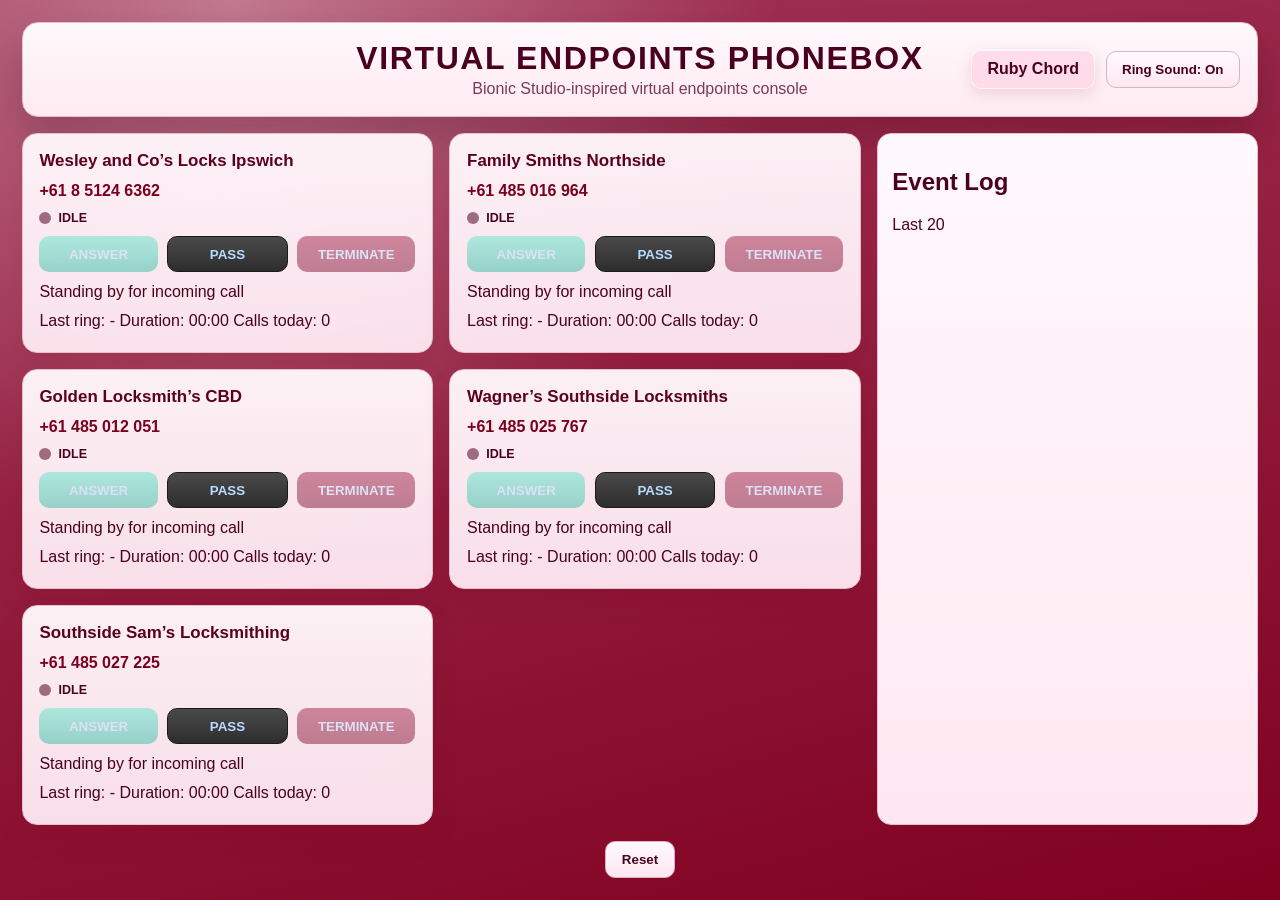
<file: index.html>
<!doctype html>
<html lang="en">
  <head>
    <meta charset="UTF-8" />
    <meta name="viewport" content="width=device-width, initial-scale=1.0" />
    <title>Virtual Endpoints Phonebox</title>
    <link rel="icon" href="data:image/svg+xml,<svg xmlns=%22http://www.w3.org/2000/svg%22 viewBox=%220 0 64 64%22><circle cx=%2232%22 cy=%2232%22 r=%2230%22 fill=%22%23800020%22/><text x=%2232%22 y=%2242%22 text-anchor=%22middle%22 font-size=%2234%22 fill=%22%23f6b8b8%22>R</text></svg>" />
    <script src="https://sdk.twilio.com/js/voice/releases/1.25.0/twilio.min.js"></script>
    <link rel="stylesheet" href="styles.css" />
  </head>
  <body>
    <div class="app-shell">
      <header class="topbar">
        <div class="title-wrap">
          <h1>Virtual Endpoints Phonebox</h1>
          <p class="subtitle">Bionic Studio-inspired virtual endpoints console</p>
        </div>
        <div class="topbar-controls">
          <a class="rubychord-link" href="rubychord/" aria-label="Open the Ruby Chord web instrument">Ruby Chord</a>
          <button id="muteToggle" class="control-btn" aria-pressed="false">Ring Sound: On</button>
        </div>
      </header>

      <main>
        <section>
          <div id="endpointGrid" class="endpoint-grid" aria-live="polite"></div>
        </section>

        <aside class="event-panel">
          <div class="event-panel-header">
            <h2>Event Log</h2>
            <span>Last 20</span>
          </div>
          <ul id="eventLog" class="event-log"></ul>
        </aside>
      </main>

      <div class="footer-actions">
        <button id="resetBtn" class="reset-btn">Reset</button>
      </div>
    </div>

    <audio id="remoteAudio" autoplay></audio>

    <audio id="ringAudio" preload="auto" loop>
      <source src="https://actions.google.com/sounds/v1/alarms/phone_alerts_and_rings.ogg" type="audio/ogg" />
    </audio>

    <script src="app.js"></script>
  </body>
</html>
</file>
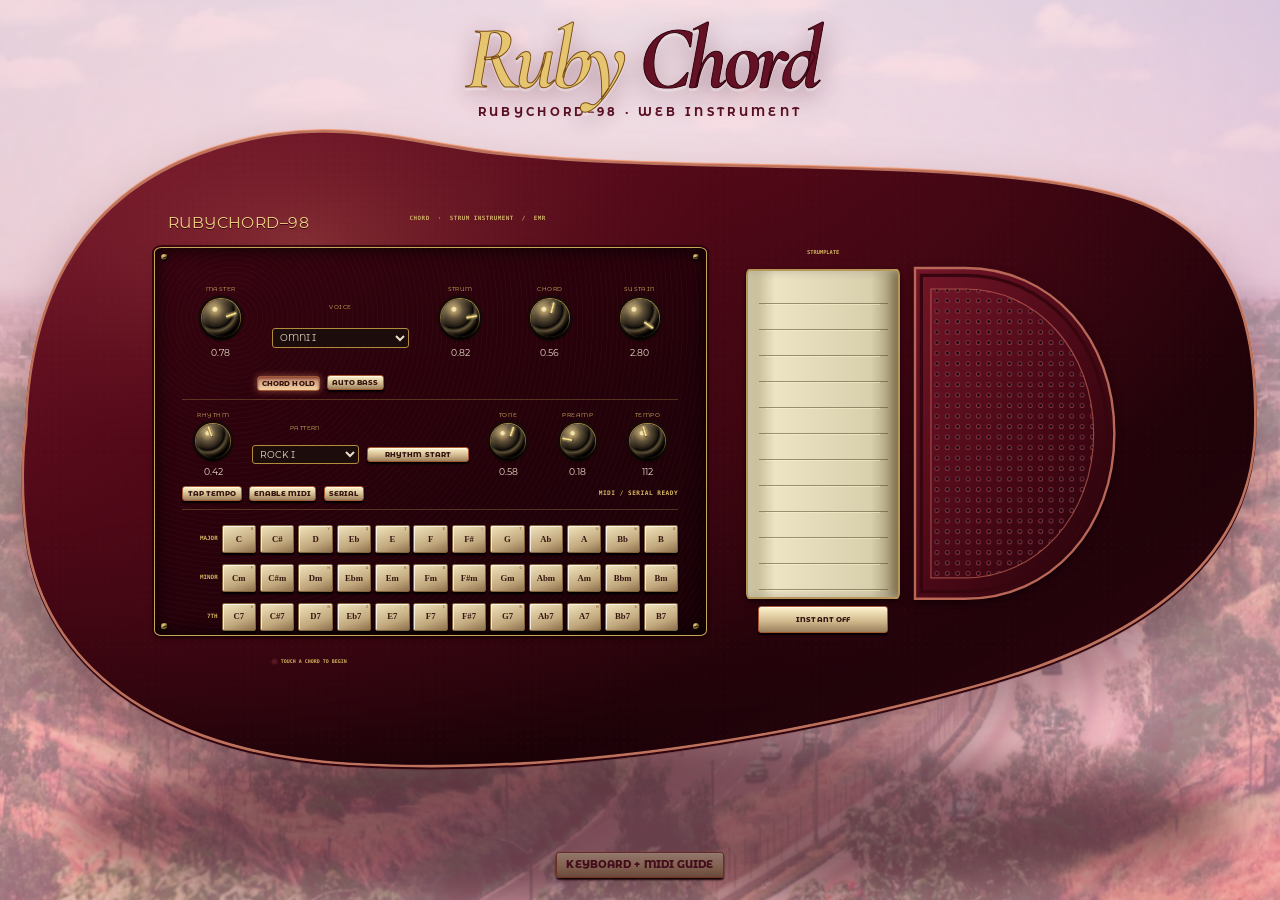
<file: rubychord/index.html>
<!doctype html>
<html lang="en">
  <head>
    <meta charset="UTF-8" />
    <meta name="viewport" content="width=device-width, initial-scale=1.0" />
    <meta name="theme-color" content="#d9a6af" />
    <meta name="description" content="Ruby Chord — a playable browser instrument inspired by the classic electronic omnichord." />
    <title>Ruby Chord</title>
    <link rel="icon" href="data:image/svg+xml,<svg xmlns=%22http://www.w3.org/2000/svg%22 viewBox=%220 0 64 64%22><circle cx=%2232%22 cy=%2232%22 r=%2230%22 fill=%22%236d0a21%22/><text x=%2232%22 y=%2242%22 text-anchor=%22middle%22 font-size=%2234%22 fill=%22%23e5c56f%22>R</text></svg>" />
    <link rel="preconnect" href="https://fonts.googleapis.com" />
    <link rel="preconnect" href="https://fonts.gstatic.com" crossorigin />
    <link href="https://fonts.googleapis.com/css2?family=Cormorant+Garamond:ital,wght@0,600;1,700&family=Montserrat+Alternates:wght@400;500;600;700&display=swap" rel="stylesheet" />
    <link rel="stylesheet" href="styles.css?v=20260925c" />
  </head>
  <body>
    <div class="la-background" aria-hidden="true"></div>
    <div class="pink-wash" aria-hidden="true"></div>

    <main class="site-shell">
      <header class="site-title">
        <h1><span>Ruby</span> <strong>Chord</strong></h1>
        <p>RUBYCHORD–98 · WEB INSTRUMENT</p>
      </header>

      <section class="stage" aria-label="Playable Ruby Chord instrument">
        <div class="instrument" id="instrument">
          <div class="instrument-shadow" aria-hidden="true"></div>
          <svg class="body-art" viewBox="0 0 1180 620" preserveAspectRatio="none" aria-hidden="true">
            <defs>
              <linearGradient id="bodyColour" x1="0" y1="0" x2="1" y2="1">
                <stop offset="0" stop-color="#78182c"/><stop offset=".31" stop-color="#510817"/>
                <stop offset=".7" stop-color="#2b030b"/><stop offset="1" stop-color="#5c0b1f"/>
              </linearGradient>
              <radialGradient id="bodyLight" cx=".23" cy=".18" r=".82">
                <stop offset="0" stop-color="#ff977b" stop-opacity=".23"/><stop offset=".42" stop-color="#650c1d" stop-opacity="0"/>
                <stop offset="1" stop-color="#090003" stop-opacity=".48"/>
              </radialGradient>
              <pattern id="bodyGrain" width="7" height="7" patternUnits="userSpaceOnUse">
                <circle cx="1" cy="1" r=".55" fill="#fff" opacity=".045"/><circle cx="5" cy="4" r=".45" fill="#000" opacity=".1"/>
              </pattern>
            </defs>
            <path class="body-edge" d="M9 294C13 160 72 66 197 30C302 0 370 29 466 39C650 58 910 40 1047 79C1144 107 1176 187 1172 300C1168 416 1076 492 923 536C740 588 516 626 314 614C130 603 27 518 10 405C5 369 4 330 9 294Z" fill="url(#bodyColour)"/>
            <path d="M9 294C13 160 72 66 197 30C302 0 370 29 466 39C650 58 910 40 1047 79C1144 107 1176 187 1172 300C1168 416 1076 492 923 536C740 588 516 626 314 614C130 603 27 518 10 405C5 369 4 330 9 294Z" fill="url(#bodyLight)"/>
            <path d="M9 294C13 160 72 66 197 30C302 0 370 29 466 39C650 58 910 40 1047 79C1144 107 1176 187 1172 300C1168 416 1076 492 923 536C740 588 516 626 314 614C130 603 27 518 10 405C5 369 4 330 9 294Z" fill="url(#bodyGrain)"/>
          </svg>

          <div class="model-mark">RUBYCHORD–98</div>
          <div class="top-legend">CHORD &nbsp;·&nbsp; STRUM INSTRUMENT &nbsp;/&nbsp; EMR</div>

          <section class="control-panel" aria-label="Instrument controls">
            <div class="screw screw-tl"></div><div class="screw screw-tr"></div>
            <div class="screw screw-bl"></div><div class="screw screw-br"></div>

            <div class="upper-controls">
              <label class="knob-control" data-control="master">
                <span>MASTER</span><span class="knob" style="--turn:-42deg"><input id="master" type="range" min="0" max="1" value="0.78" step="0.01" /></span>
                <output for="master">0.78</output>
              </label>
              <label class="select-control"><span>VOICE</span><select id="voice"><option value="omni1">OMNI I</option><option value="omni2">OMNI II</option><option value="organ">ORGAN</option></select></label>
              <label class="knob-control" data-control="strum">
                <span>STRUM</span><span class="knob" style="--turn:22deg"><input id="strum" type="range" min="0" max="1" value="0.82" step="0.01" /></span>
                <output for="strum">0.82</output>
              </label>
              <label class="knob-control" data-control="chord">
                <span>CHORD</span><span class="knob" style="--turn:-10deg"><input id="chord" type="range" min="0" max="1" value="0.56" step="0.01" /></span>
                <output for="chord">0.56</output>
              </label>
              <label class="knob-control" data-control="sustain">
                <span>SUSTAIN</span><span class="knob" style="--turn:125deg"><input id="sustain" type="range" min="0.08" max="2.8" value="2.80" step="0.01" autocomplete="off" /></span>
                <output for="sustain">2.80
                </output>
              </label>
            </div>

            <div class="switch-row">
              <button id="chordHold" class="cream-switch is-on" aria-pressed="true">CHORD HOLD</button>
              <button id="autoBass" class="cream-switch" aria-pressed="false">AUTO BASS</button>
            </div>

            <div class="lower-controls">
              <label class="knob-control" data-control="rhythm"><span>RHYTHM</span><span class="knob" style="--turn:-54deg"><input id="rhythm" type="range" min="0" max="1" value="0.42" step="0.01" /></span><output for="rhythm">0.42</output></label>
              <label class="select-control pattern-control"><span>PATTERN</span><select id="pattern"><option>ROCK I</option><option>ROCK II</option><option>DISCO</option><option>WALTZ</option><option>SWING</option><option>BOSSA</option><option>MARCH</option><option>SLOW ROCK</option></select></label>
              <button id="rhythmStart" class="cream-switch wide">RHYTHM START</button>
              <label class="knob-control" data-control="tone"><span>TONE</span><span class="knob" style="--turn:-20deg"><input id="tone" type="range" min="0" max="1" value="0.58" step="0.01" /></span><output for="tone">0.58</output></label>
              <label class="knob-control" data-control="preamp"><span>PREAMP</span><span class="knob" style="--turn:-70deg"><input id="preamp" type="range" min="0" max="1" value="0.18" step="0.01" /></span><output for="preamp">0.18</output></label>
              <label class="knob-control" data-control="tempo"><span>TEMPO</span><span class="knob" style="--turn:4deg"><input id="tempo" type="range" min="60" max="180" value="112" step="1" /></span><output for="tempo">112</output></label>
            </div>

            <div class="utility-row">
              <button id="hostSync" class="cream-switch" aria-pressed="false">TAP TEMPO</button>
              <button id="midiButton" class="cream-switch" aria-pressed="false">ENABLE MIDI</button>
              <button id="serialButton" class="cream-switch" aria-pressed="false">SERIAL</button>
              <span id="midiStatus">MIDI / SERIAL READY</span>
            </div>

            <div class="chord-grid" id="chordGrid" aria-label="Chord buttons"></div>
          </section>

          <section class="strum-section" aria-label="Strumplate">
            <span class="section-label">STRUMPLATE</span>
            <div id="strumplate" class="strumplate" role="group" aria-label="Twelve-note strumplate"></div>
            <button id="instantOff" class="instant-off">INSTANT OFF</button>
          </section>

          <section class="speaker" aria-label="Speaker grille" aria-hidden="true">
            <svg class="speaker-art" viewBox="0 0 260 420" preserveAspectRatio="none">
              <defs>
                <linearGradient id="speakerColour" x1="0" y1="0" x2="1" y2="1">
                  <stop offset="0" stop-color="#741629"/><stop offset=".55" stop-color="#470815"/><stop offset="1" stop-color="#210309"/>
                </linearGradient>
                <pattern id="speakerHoles" width="13" height="13" patternUnits="userSpaceOnUse">
                  <circle cx="6.5" cy="6.5" r="3" fill="#8c3546" opacity=".9"/>
                  <circle cx="6.5" cy="6.5" r="1.75" fill="#080205"/>
                </pattern>
              </defs>
              <path class="speaker-shell" d="M5 5H68C176 5 255 92 255 210S176 415 68 415H5Z"/>
              <path class="speaker-rim" d="M13 14H68C169 14 246 98 246 210S169 406 68 406H13Z"/>
              <path class="speaker-field" fill="url(#speakerHoles)" d="M25 31H69C156 31 229 106 229 210S156 389 69 389H25Z"/>
            </svg>
          </section>

          <div class="status-light"><i id="powerLight"></i><span id="statusText">TOUCH A CHORD TO BEGIN</span></div>
        </div>
      </section>

      <footer class="help-line">
        <button id="helpToggle" aria-expanded="false" aria-controls="helpPanel">KEYBOARD + MIDI GUIDE</button>
        <div id="helpPanel" hidden>
          <p><b>Chords:</b> Q–O major · A–L minor · Z–. seventh · Backslash F♯ major &nbsp; <b>Strum:</b> 1–= &nbsp; <b>Stop:</b> Space</p>
          <p>MIDI keyboards play the current voice. Double-click a control, then move a MIDI CC to assign it; assignments are saved in this browser. Serial accepts CHORD, STRUM, NOTE, CC and OFF commands.</p>
        </div>
      </footer>
    </main>

    <script src="app.js?v=20260925c"></script>
  </body>
</html>
</file>
<file: styles.css>
:root {
  --bg: #800020;
  --bg-glow: #a4375a;
  --panel: rgba(255, 235, 244, 0.94);
  --panel-hi: rgba(255, 246, 250, 0.97);
  --panel-soft: #ffe3ee;
  --text: #4a001f;
  --muted: #7a3b55;
  --accent: #7a001f;
  --idle: #9f6b80;
  --ringing: #cf2238;
  --answered: #168f73;
  --completed: #3a6dcc;
  --error: #b81d3d;
  --border: #e3bfd0;
  --baby-blue: #b8dcff;
  --deep-shadow: 0 20px 40px rgba(57, 6, 25, 0.28);
}

* { box-sizing: border-box; }

body {
  margin: 0;
  font-family: 'Inter', sans-serif;
  background: radial-gradient(circle at 18% 0%, rgba(255, 255, 255, 0.34), transparent 40%), linear-gradient(165deg, var(--bg-glow), var(--bg));
  color: var(--text);
  min-height: 100vh;
}

.app-shell { max-width: 1320px; margin: 0 auto; padding: 1.35rem; }

.topbar {
  display: grid;
  grid-template-columns: 1fr auto 1fr;
  align-items: center;
  padding: 1.1rem;
  background: linear-gradient(180deg, #fff9fc, #ffeaf2);
  border: 1px solid var(--border);
  border-radius: 16px;
  box-shadow: var(--deep-shadow);
}

.title-wrap { grid-column: 2; text-align: center; }
h1 { margin: 0; letter-spacing: 0.05em; text-transform: uppercase; }
.subtitle { margin: 0.2rem 0 0; color: var(--muted); }

.topbar-controls { grid-column: 3; justify-self: end; display: flex; align-items: center; gap: .65rem; }
.control-btn, .reset-btn, .rubychord-link {
  background: linear-gradient(180deg, #fff9fc, #ffe7f1);
  color: var(--text);
  border: 1px solid #dcb1c3;
  border-radius: 10px;
  padding: 0.62rem 0.96rem;
  font-weight: 700;
  cursor: pointer;
}

.rubychord-link {
  text-decoration: none;
  background: rgba(255, 201, 222, .55);
  border-color: rgba(255, 255, 255, .62);
  box-shadow: inset 0 1px rgba(255,255,255,.75), 0 5px 15px rgba(122,0,31,.12);
  backdrop-filter: blur(8px);
  transition: transform .16s ease, background .16s ease, box-shadow .16s ease;
}

.rubychord-link:hover,
.rubychord-link:focus-visible {
  background: rgba(255, 218, 232, .78);
  box-shadow: inset 0 1px #fff, 0 7px 18px rgba(122,0,31,.2);
  transform: translateY(-1px);
  outline: none;
}

main { margin-top: 1rem; display: grid; grid-template-columns: minmax(0, 2.2fr) minmax(300px, 1fr); gap: 1rem; }
.endpoint-grid { display: grid; grid-template-columns: repeat(auto-fit, minmax(300px, 1fr)); gap: 1rem; }

.tile {
  border: 1px solid var(--border);
  background: linear-gradient(180deg, var(--panel-hi), var(--panel));
  border-radius: 15px;
  padding: 1.05rem;
  min-height: 220px;
  display: flex;
  flex-direction: column;
  gap: 0.7rem;
  box-shadow: 0 14px 26px rgba(122, 0, 31, 0.14);
}

.tile.ringing { border-color: var(--ringing); box-shadow: 0 0 20px rgba(207, 34, 56, 0.35); }
.business { font-size: 1.06rem; font-weight: 800; color: #5b001f; }
.number { color: var(--accent); font-weight: 700; }
.status-row { display: flex; align-items: center; justify-content: space-between; }
.status-chip { display: inline-flex; align-items: center; gap: 0.45rem; font-weight: 800; text-transform: uppercase; font-size: 0.78rem; }
.signal-icon { width: 12px; height: 12px; border-radius: 999px; background: var(--idle); }

.status-ringing .signal-icon { background: var(--ringing); animation: beaconFlash 0.8s ease-in-out infinite; }
@keyframes beaconFlash { 0%, 100% { transform: scale(1); opacity: 1; } 50% { transform: scale(1.25); opacity: 0.45; } }

/* [Previous root and base styles...] */

.actions-row {
  display: flex;
  gap: 0.6rem;
}

.action-btn {
  flex: 1;
  border: 0;
  border-radius: 10px;
  padding: 0.58rem 0.75rem;
  font-weight: 800;
  text-transform: uppercase;
  color: var(--baby-blue);
  cursor: pointer;
}

.pass-btn {
  background: linear-gradient(180deg, #4a4a4a, #2d2d2d) !important;
  border: 1px solid #1a1a1a !important;
  opacity: 1 !important; /* Forces visibility over old transparent styles */
}

.answer-btn { background: linear-gradient(180deg, #52e6c8, #1fb99d); }
.hangup-btn { background: linear-gradient(180deg, #9b0f39, #750024); }

.action-btn:disabled {
  opacity: 0.45;
  cursor: not-allowed;
}
.event-panel { background: linear-gradient(180deg, #fff8fc, #ffe8f1); border: 1px solid var(--border); border-radius: 14px; padding: 0.9rem; }
.event-log { list-style: none; margin: 0; padding: 0; max-height: 67vh; overflow: auto; display: flex; flex-direction: column; gap: 0.48rem; }
.event-log li { background: var(--panel-soft); border: 1px solid #e3bbcd; border-radius: 8px; padding: 0.52rem; font-size: 0.82rem; }
.footer-actions { margin-top: 1rem; display: flex; justify-content: center; }
</file>
<file: rubychord/styles.css>
:root {
  --oxblood: #420713;
  --ruby: #6d0a21;
  --ruby-deep: #26030b;
  --gold: #d8b96a;
  --cream: #e7d9b4;
  --ink: #1b080b;
}

* { box-sizing: border-box; }

html, body { min-height: 100%; }

body {
  margin: 0;
  min-height: 100vh;
  overflow-x: hidden;
  color: var(--cream);
  background: #d8a2ad;
  font-family: "Montserrat Alternates", system-ui, sans-serif;
}

button, select, input { font: inherit; }
button, select { touch-action: manipulation; }

.la-background,
.pink-wash {
  position: fixed;
  inset: 0;
  pointer-events: none;
}

.la-background {
  z-index: -3;
  background: url("assets/la.webp") center 52% / cover no-repeat;
  filter: saturate(1.65) contrast(.68) brightness(1.2) sepia(.12);
  transform: scale(1.025);
}

.pink-wash {
  z-index: -2;
  background:
    linear-gradient(180deg, rgba(255, 210, 222, .58), rgba(244, 164, 184, .52)),
    radial-gradient(circle at 50% 38%, rgba(255, 241, 235, .32), rgba(128, 0, 32, .14));
  backdrop-filter: blur(.6px);
}

.site-shell {
  min-height: 100vh;
  padding: clamp(20px, 3vh, 42px) 1.4vw 22px;
  display: flex;
  flex-direction: column;
  align-items: center;
}

.site-title { text-align: center; position: relative; z-index: 3; }
.site-title h1 {
  margin: 0;
  font-family: "Cormorant Garamond", Georgia, serif;
  font-size: clamp(3.1rem, 7vw, 6.3rem);
  font-style: italic;
  font-weight: 700;
  line-height: .72;
  letter-spacing: -.055em;
  filter: drop-shadow(0 3px 0 rgba(255,255,255,.26)) drop-shadow(0 8px 13px rgba(67, 4, 19, .35));
}
.site-title h1 span { color: #e5c56f; -webkit-text-stroke: 1px #7d4e16; text-shadow: inset 0 1px #fff8cf; }
.site-title h1 strong { color: #651125; -webkit-text-stroke: 1px #31030d; }
.site-title p {
  margin: 13px 0 0;
  color: #5a1022;
  font-size: clamp(.54rem, .9vw, .72rem);
  font-weight: 700;
  letter-spacing: .29em;
}

.stage {
  flex: 1;
  width: 100%;
  display: grid;
  place-items: center;
  padding: clamp(22px, 4vh, 55px) 0 clamp(12px, 2vh, 25px);
}

.instrument {
  --unit: min(1vw, 1.73vh);
  position: relative;
  width: min(1240px, 90vw);
  aspect-ratio: 1.7 / 1;
  isolation: isolate;
  user-select: none;
  filter: drop-shadow(0 35px 29px rgba(43, 6, 17, .37));
}

.instrument-shadow {
  position: absolute;
  z-index: -4;
  left: 0; right: -2%; bottom: -9%; height: 22%;
  border-radius: 50%;
  background: rgba(48, 7, 20, .44);
  filter: blur(20px);
  transform: skewX(-8deg);
}

.body-art {
  position: absolute;
  inset: -6% -4% -5%;
  z-index: -2;
  overflow: visible;
}
.body-edge { stroke:#bd725d; stroke-width:5; paint-order:stroke; filter:drop-shadow(0 2px 0 #30040e) drop-shadow(0 -1px 0 #f09b78); }

.model-mark {
  position: absolute; left: 9%; top: 8.5%;
  color: #efcf83; font-size: clamp(.45rem, 1.25vw, .98rem); letter-spacing: .03em;
  text-shadow: 0 1px #3b0612;
}
.top-legend {
  position: absolute; left: 30%; top: 9%;
  color: #d1b067; font: 600 clamp(.23rem, .46vw, .42rem)/1 monospace; letter-spacing: .08em;
}

.control-panel {
  position: absolute;
  left: 7.8%; top: 13.5%; width: 48%; height: 57.5%;
  padding: 3.2% 2.4% 2.1%;
  border: 1px solid #c6a756;
  border-radius: 1.4%;
  background:
    repeating-radial-gradient(circle at 14% 18%, rgba(255,255,255,.018) 0 1px, transparent 1px 5px),
    linear-gradient(145deg, rgba(52, 2, 14, .96), rgba(24, 1, 6, .97));
  box-shadow: inset 0 0 18px rgba(0,0,0,.85), 0 3px 4px rgba(0,0,0,.35), 0 0 0 2px rgba(43,2,11,.8);
}

.screw { position:absolute; width:1.2%; aspect-ratio:1; border-radius:50%; background:radial-gradient(circle at 34% 30%,#f1d782,#6c5421 58%,#130b04 62%); box-shadow:0 1px 2px #000; }
.screw::after { content:""; position:absolute; left:18%; right:18%; top:45%; height:1px; background:#201306; transform:rotate(-22deg); }
.screw-tl{left:1.2%;top:1.5%}.screw-tr{right:1.2%;top:1.5%}.screw-bl{left:1.2%;bottom:1.5%}.screw-br{right:1.2%;bottom:1.5%}

.upper-controls { display:grid; grid-template-columns:.72fr 1.28fr repeat(3,.72fr); gap:2.6%; align-items:start; height:25%; }
.lower-controls { display:grid; grid-template-columns:.72fr 1.25fr 1.2fr repeat(3,.72fr); gap:1.7%; align-items:start; height:24%; padding-top:2.2%; border-top:1px solid rgba(199,158,76,.3); }

.knob-control, .select-control { display:flex; min-width:0; flex-direction:column; align-items:center; color:#d6b45f; font-size:clamp(.21rem,.45vw,.4rem); letter-spacing:.08em; text-align:center; }
.knob { position:relative; width:56%; max-width:38px; min-width:18px; aspect-ratio:1; margin-top:10%; border-radius:50%; cursor:ns-resize; touch-action:none; background:radial-gradient(circle at 34% 27%,#f2e3ae 0 5%,#b49b69 8%,#5f5139 25%,#211a13 46%,#080605 50%,#6f6040 58%,#2a1c11 68%,#070403 73%); box-shadow:inset 2px 2px 4px rgba(255,239,190,.22),inset -3px -4px 5px rgba(0,0,0,.64),0 3px 3px #000,0 0 0 1px #a88945,0 0 0 4px #190908; }
.knob::before { content:""; position:absolute; z-index:2; left:46%; top:6%; width:8%; height:29%; border-radius:3px; background:linear-gradient(90deg,#94722d,#fff0aa 48%,#a77d31); box-shadow:0 0 2px #fff2bd,0 1px 1px #100b05; transform:rotate(var(--turn)); transform-origin:50% 152%; }
.knob::after { content:""; position:absolute; inset:-16%; z-index:-1; border-radius:50%; background:repeating-conic-gradient(from -120deg,#a58138 0 1deg,transparent 1deg 15deg); mask:radial-gradient(circle,transparent 0 69%,#000 70% 74%,transparent 75%); }
.knob.dragging { box-shadow:inset 2px 2px 4px rgba(255,239,190,.28),inset -3px -4px 5px rgba(0,0,0,.64),0 3px 3px #000,0 0 0 2px #d9bd6b,0 0 10px rgba(231,190,95,.45); }
.knob:focus-visible { outline:2px solid #fff4bf; outline-offset:6px; }
.knob input { position:absolute; width:1px; height:1px; opacity:0; pointer-events:none; }
.knob-control output { margin-top:12%; color:#eadfc9; font-size:clamp(.32rem,.72vw,.68rem); letter-spacing:0; }

.select-control { align-self:center; }
.select-control select { width:100%; margin-top:13%; color:#eadfc9; background:#1d0c0c; border:1px solid #b48a3b; border-radius:3px; padding:.24em .35em; font-size:clamp(.32rem,.72vw,.68rem); outline:none; }

.switch-row { position:static; height:10%; margin-left:15%; display:flex; align-items:center; gap:3%; width:44%; }
.cream-switch, .instant-off, .help-line button { color:#32130f; border:1px solid #a55731; border-radius:3px; background:linear-gradient(#fff4ce,#d0b78b 58%,#9a805d); box-shadow:0 2px 2px #000, inset 0 1px #fffbe7; font-weight:800; font-size:clamp(.27rem,.55vw,.52rem); letter-spacing:.01em; padding:.3em .6em; white-space:nowrap; cursor:pointer; }
.cream-switch:active,.cream-switch.is-on { transform:translateY(1px); background:linear-gradient(#c98b6f,#f3d2a1); box-shadow:inset 0 2px 3px rgba(80,15,15,.55),0 0 7px rgba(255,159,112,.45); }
.wide { align-self:center; margin-top:20%; }

.utility-row { height:10%; display:flex; align-items:center; gap:1.5%; border-bottom:1px solid rgba(199,158,76,.3); }
.utility-row span { margin-left:auto; color:#dcb960; font:600 clamp(.24rem,.48vw,.43rem)/1 monospace; letter-spacing:.08em; }

.chord-grid { height:38%; padding-top:2.4%; display:grid; grid-template-columns:2.2em repeat(12,1fr); grid-template-rows:repeat(3,1fr); gap:4% .8%; align-items:center; }
.row-label { color:#d6b45f; font:600 clamp(.25rem,.46vw,.42rem)/1 monospace; text-align:right; }
.chord-button { position:relative; height:82%; min-width:0; padding:0; border:1px solid #80623b; border-radius:2px; color:#341711; background:linear-gradient(160deg,#f1e4bd,#c1a77c 65%,#8c704e); box-shadow:0 2px 2px #000,inset 1px 1px rgba(255,255,255,.7); font:bold clamp(.32rem,.68vw,.65rem)/1 Georgia,serif; cursor:pointer; }
.chord-button b { font:500 clamp(.18rem,.29vw,.28rem)/1 monospace; position:absolute; top:2px; right:2px; color:#7a492d; }
.chord-button.active { color:#f8e6b0; background:linear-gradient(#8f2335,#520815); box-shadow:inset 0 2px 3px #190005,0 0 8px rgba(255,119,93,.5); transform:translateY(1px); }

.strum-section { position:absolute; left:59.2%; top:14%; width:13.4%; height:56.5%; }
.section-label { display:block; height:5%; color:#d5b65f; font:600 clamp(.23rem,.42vw,.38rem)/1 monospace; text-align:center; }
.strumplate { height:86%; padding:4% 7%; border:2px solid #b79758; border-radius:2%; background:linear-gradient(90deg,#b6ab82,#ede4c4 18%,#d8cfad 82%,#9d916a); box-shadow:inset 5px 0 8px rgba(255,255,255,.35),inset -6px 0 8px rgba(66,47,24,.35),0 3px 5px #160208; display:grid; grid-template-rows:repeat(12,1fr); }
.strum-key { position:relative; border:0; border-bottom:1px solid rgba(80,71,46,.52); background:transparent; cursor:pointer; }
.strum-key::after { content:""; position:absolute; left:6%; right:6%; bottom:-2px; height:1px; background:rgba(255,247,204,.45); }
.strum-key.active { background:linear-gradient(90deg,transparent,rgba(255,248,181,.75),transparent); }
.instant-off { position:absolute; left:8%; bottom:0; width:84%; height:7%; }

.speaker { position:absolute; left:73.5%; top:16%; width:18%; height:50%; }
.speaker-art { display:block; width:100%; height:100%; overflow:visible; filter:drop-shadow(0 4px 4px rgba(10,0,3,.62)); }
.speaker-shell { fill:url(#speakerColour); stroke:#b96757; stroke-width:3; }
.speaker-rim { fill:none; stroke:#37050e; stroke-width:4; }
.speaker-field { stroke:rgba(223,123,101,.55); stroke-width:1.5; }

.status-light { position:absolute; left:18%; bottom:24.8%; display:flex; align-items:center; gap:.5em; color:#d3b15e; font:600 clamp(.21rem,.39vw,.35rem)/1 monospace; }
.status-light i { width:7px; height:7px; border-radius:50%; background:#5e1722; box-shadow:inset 0 0 2px #000; }
.status-light i.on { background:#f2a366; box-shadow:0 0 8px #f08d57; }

.help-line { width:min(900px,94vw); text-align:center; color:#4d1020; font-size:.72rem; text-shadow:0 1px rgba(255,255,255,.4); }
.help-line button { font-size:.64rem; color:#571326; padding:.55em .9em; }
.help-line p { margin:.55em 0 0; font-weight:500; line-height:1.5; }

button:focus-visible, select:focus-visible, input:focus-visible { outline:2px solid #fff4bf; outline-offset:2px; }

@media (max-width: 700px) {
  .site-shell { padding-top:25px; justify-content:flex-start; }
  .site-title h1 { font-size:3.6rem; }
  .stage { width:100vw; min-height:48vh; padding:45px 0 10px; overflow-x:auto; overflow-y:hidden; place-items:center start; scrollbar-color:#7b1830 rgba(255,220,230,.4); }
  .instrument { width:940px; min-width:940px; margin:0 55px; }
  .help-line { margin-top:0; }
}

@media (prefers-reduced-motion: reduce) { *,*::before,*::after { scroll-behavior:auto!important; transition:none!important; } }
</file>
